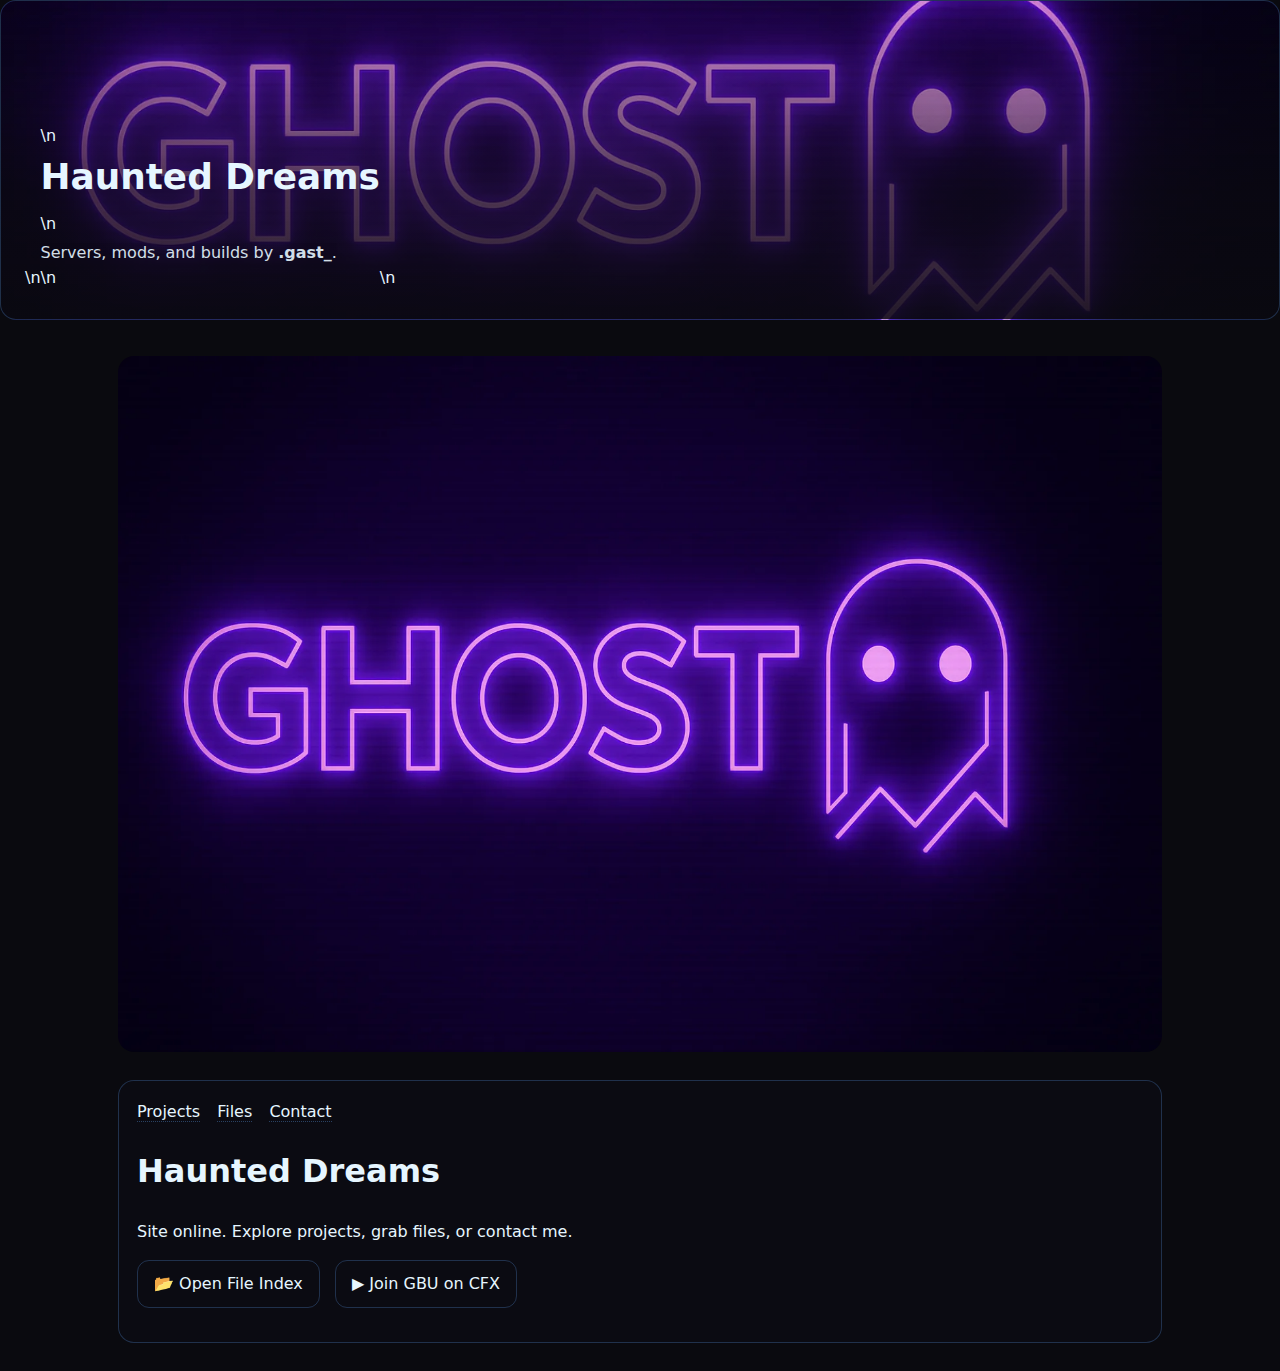
<file: index.html>
<!doctype html><html lang="en"><head>
<meta charset="utf-8"><meta name="viewport" content="width=device-width,initial-scale=1">
<title>Haunted Dreams • .gast_</title>
<style>/* fallback so page isn't white even if CSS 404s */
body{margin:0;background:#0a0a0f;color:#e6f6ff;font:16px/1.6 system-ui,Segoe UI,Roboto,Arial}
.wrap{max-width:1100px;margin:0 auto;padding:28px}.nav a{margin-right:12px;color:#e6f6ff;text-decoration:none}
.card{border:1px solid rgba(96,165,250,.25);border-radius:16px;padding:18px;background:rgba(12,12,20,.6)}
.btn{display:inline-block;padding:10px 16px;border:1px solid rgba(96,165,250,.25);border-radius:12px;text-decoration:none;color:#e6f6ff;margin-right:10px}
.hero-compact img{display:block;width:100%;height:auto;border-radius:16px}
</style>
<link rel="stylesheet" href="/assets/style.css">
</head>
<body>
  <header class="hero-banner">\n    <div>\n      <h1 class="title">Haunted Dreams</h1>\n      <p class="lead">Servers, mods, and builds by <strong>.gast_</strong>.</p>\n    </div>\n  </header>
  <div class="wrap">
    <header class="hero-compact">
      <!-- This image is optional; if it 404s, the page still shows fine -->
      <picture>
        <source srcset="/assets/banner.webp" type="image/webp">
        <img src="/assets/banner.png" alt="">
      </picture>
    </header>

    <div class="card">
      <nav class="nav">
        <a href="/projects/">Projects</a>
        <a href="/files/">Files</a>
        <a href="/contact/">Contact</a>
      </nav>
      <h1>Haunted Dreams</h1>
      <p>Site online. Explore projects, grab files, or contact me.</p>
      <p>
        <a class="btn" href="/files/">📂 Open File Index</a>
        <a class="btn" href="https://cfx.re/join/x84a5r" target="_blank" rel="noopener">▶ Join GBU on CFX</a>
      </p>
    </div>
  </div>
</body></html>
</file>
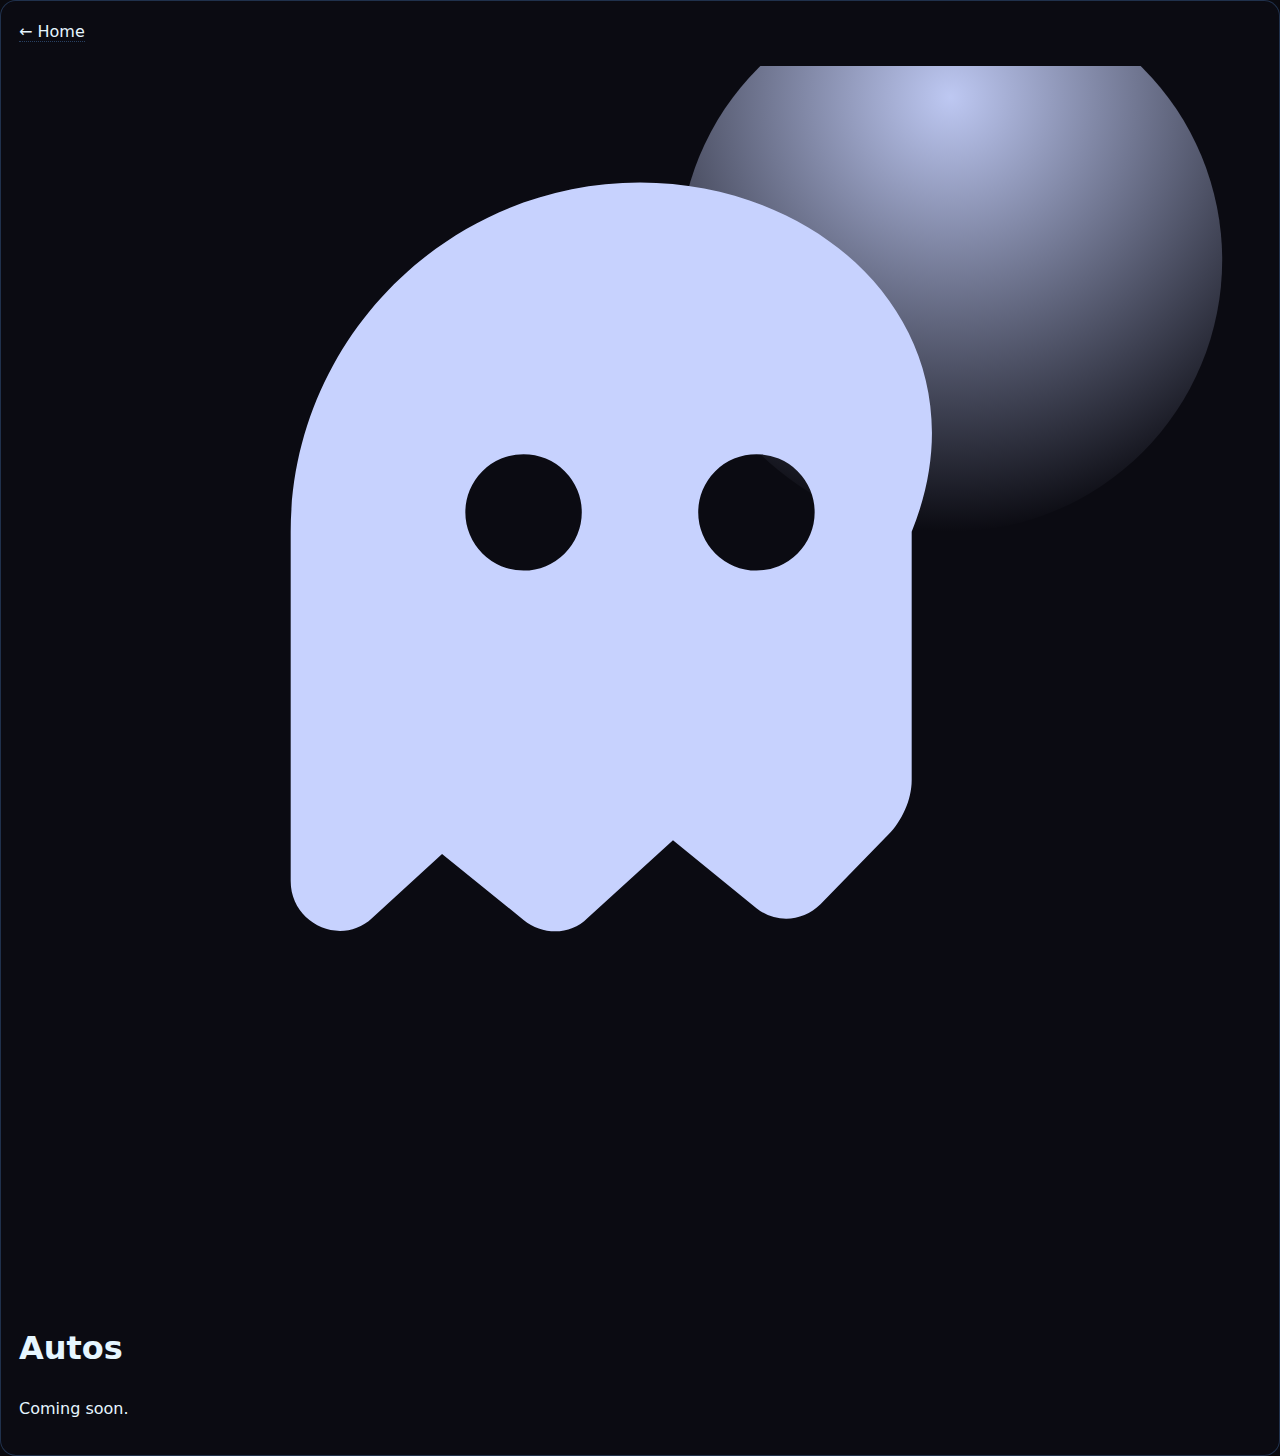
<file: autos/index.html>
<!doctype html><html lang="en">
<head>
  <meta charset="utf-8"><meta name="viewport" content="width=device-width,initial-scale=1">
  <title>Autos • Ghost @ Haunted Dreams</title>
  <link rel="icon" href="/assets/favicon.svg" type="image/svg+xml">
  <link rel="stylesheet" href="/assets/style.css">
</head>
<body class="wrapper">
  <div class="card">
    <nav class="nav"><a href="/">← Home</a></nav>
    <h1 class="h-mark"><img src="/assets/ghost.svg" alt="" aria-hidden="true"> Autos</h1>
    <p>Coming soon.</p>
  </div>
</body>
</html>
</file>
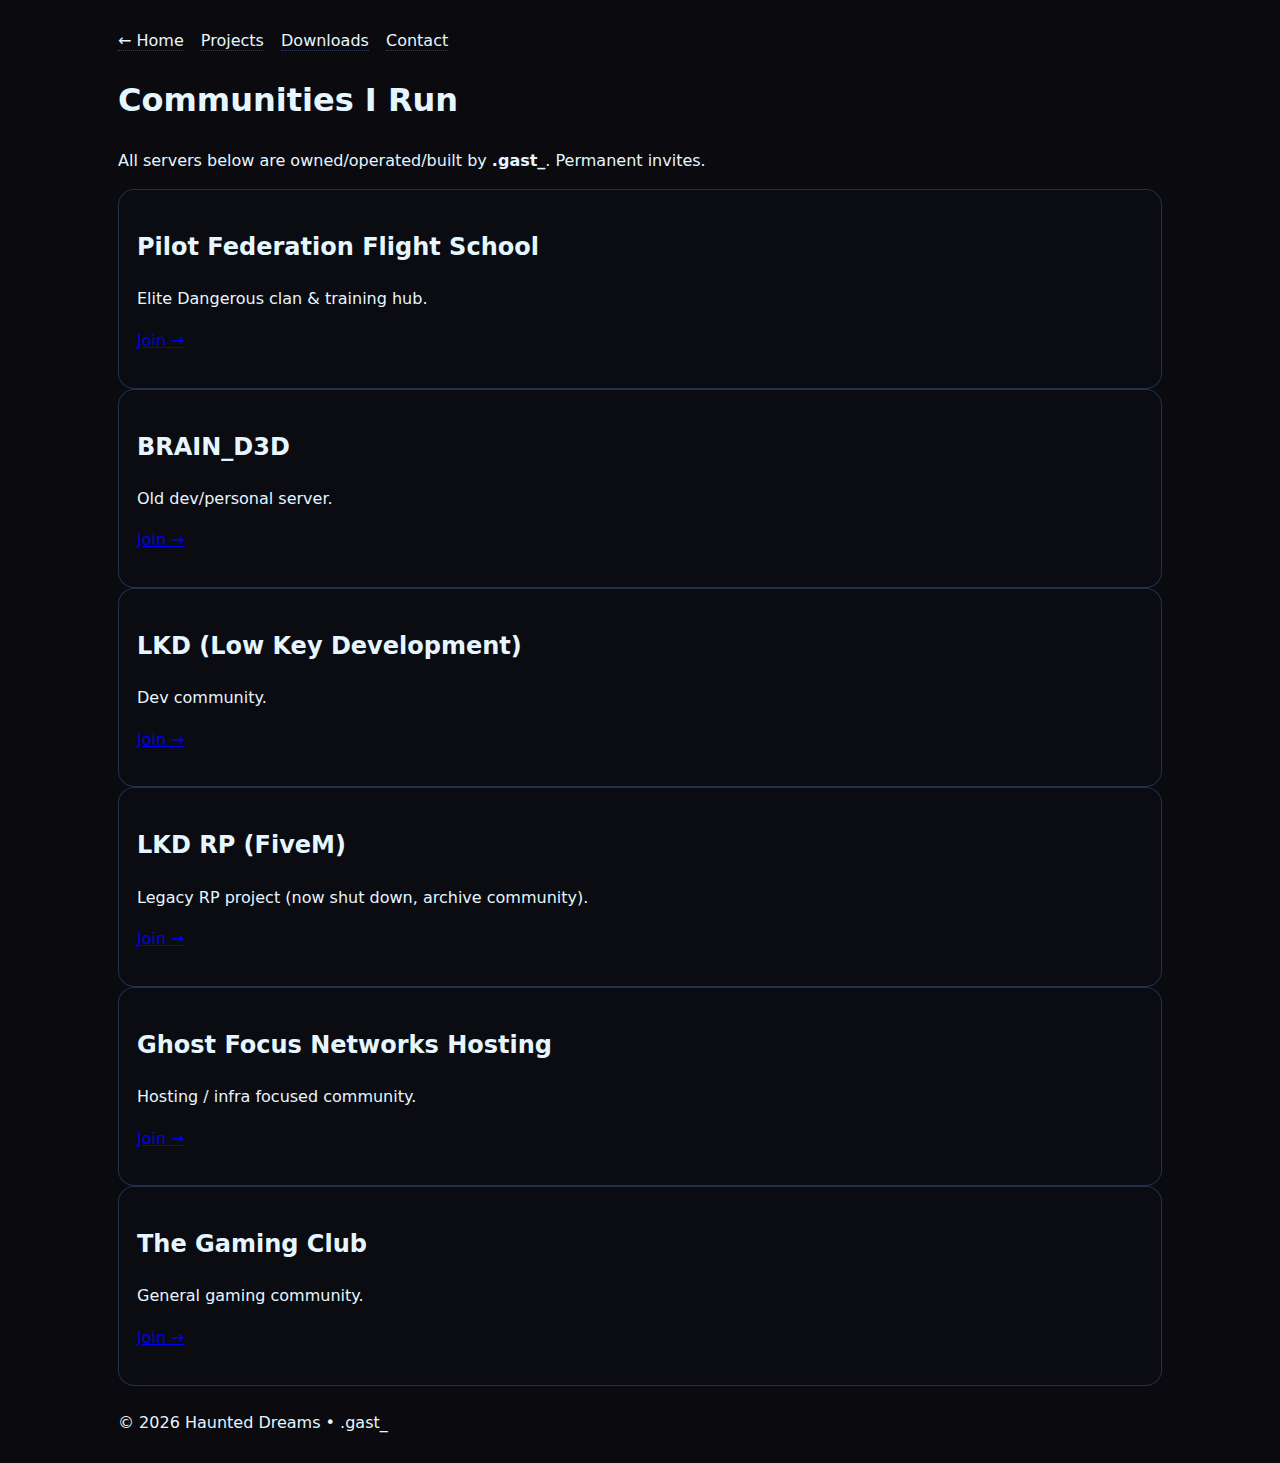
<file: communities/index.html>
<!doctype html><html lang="en">
<head>
  <meta charset="utf-8"><meta name="viewport" content="width=device-width,initial-scale=1">
  <title>Communities • Haunted Dreams</title>
  <link rel="stylesheet" href="/assets/style.css">
  <meta name="description" content="Discord communities owned and operated by .gast_.">
</head>
<body class="wrap">
  <nav class="nav">
    <a href="/">← Home</a>
    <a href="/projects/">Projects</a>
    <a href="/downloads/">Downloads</a>
    <a href="/contact/">Contact</a>
  </nav>

  <section class="hero">
    <h1>Communities I Run</h1>
    <p>All servers below are owned/operated/built by <strong>.gast_</strong>. Permanent invites.</p>
  </section>

  <section class="grid">
    <article class="card">
      <h2>Pilot Federation Flight School</h2>
      <p>Elite Dangerous clan & training hub.</p>
      <p><a href="https://discord.gg/aFdG89ye7g" target="_blank" rel="noopener">Join →</a></p>
    </article>

    <article class="card">
      <h2>BRAIN_D3D</h2>
      <p>Old dev/personal server.</p>
      <p><a href="https://discord.gg/aFdG89ye7g" target="_blank" rel="noopener">Join →</a></p>
    </article>

    <article class="card">
      <h2>LKD (Low Key Development)</h2>
      <p>Dev community.</p>
      <p><a href="https://discord.gg/aFdG89ye7g" target="_blank" rel="noopener">Join →</a></p>
    </article>

    <article class="card">
      <h2>LKD RP (FiveM)</h2>
      <p>Legacy RP project (now shut down, archive community).</p>
      <p><a href="https://discord.gg/aFdG89ye7g" target="_blank" rel="noopener">Join →</a></p>
    </article>

    <article class="card">
      <h2>Ghost Focus Networks Hosting</h2>
      <p>Hosting / infra focused community.</p>
      <p><a href="https://discord.gg/aFdG89ye7g" target="_blank" rel="noopener">Join →</a></p>
    </article>

    <article class="card">
      <h2>The Gaming Club</h2>
      <p>General gaming community.</p>
      <p><a href="https://discord.gg/aFdG89ye7g" target="_blank" rel="noopener">Join →</a></p>
    </article>
  </section>

  <footer class="footer" style="margin-top:24px">
    © <span id="y"></span> Haunted Dreams • .gast_
  </footer>
  <script>document.getElementById('y').textContent=new Date().getFullYear()</script>
</body>
</html>
</file>
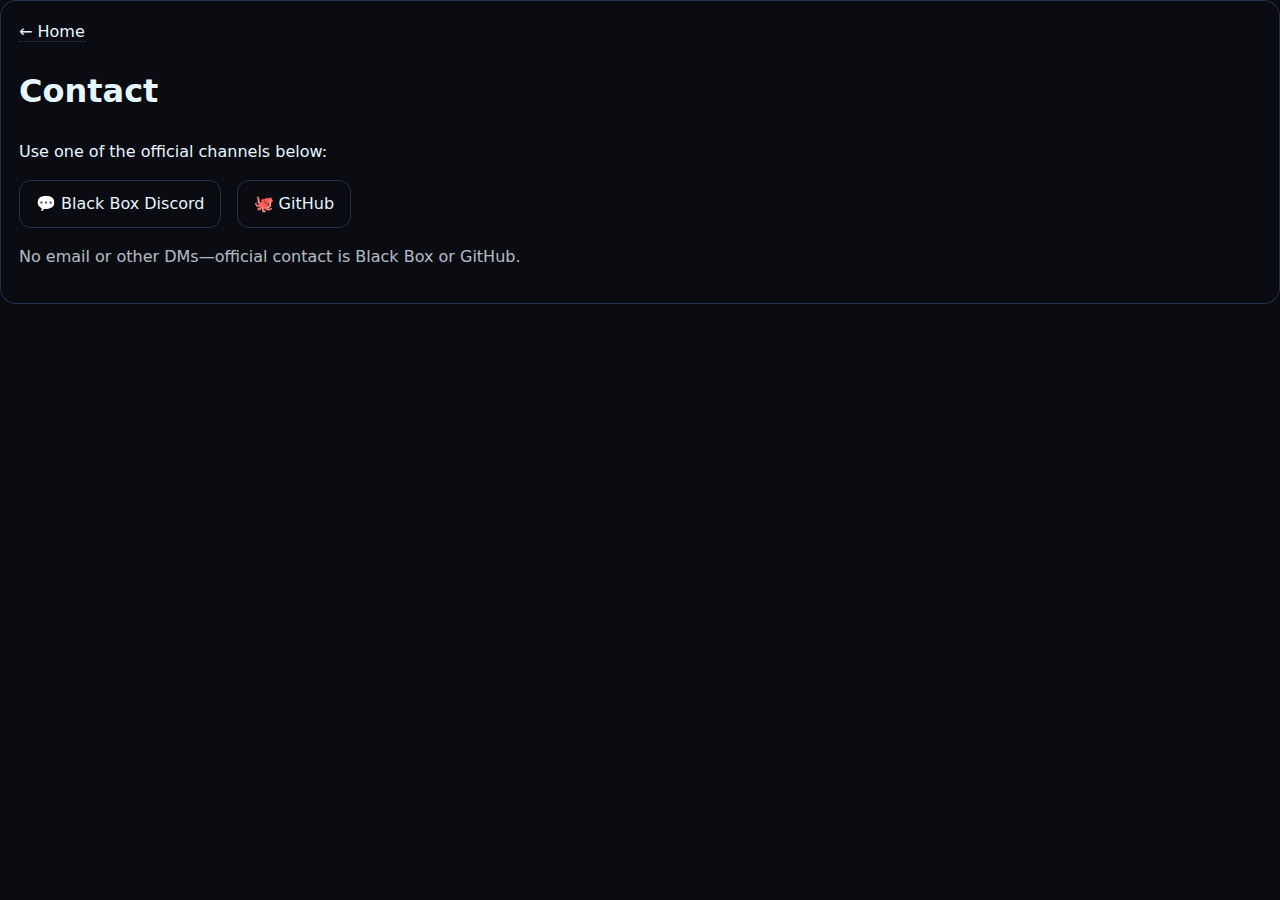
<file: contact/index.html>
<!doctype html><html lang="en"><head>
  <meta charset="utf-8"><meta name="viewport" content="width=device-width,initial-scale=1">
  <title>Contact • Haunted Dreams</title>
  <link rel="stylesheet" href="/assets/style.css">
  <meta name="description" content="Contact via Black Box Discord or GitHub.">
</head><body class="wrapper"><div class="card">
  <nav class="nav"><a href="/">← Home</a></nav>
  <h1>Contact</h1>
  <p>Use one of the official channels below:</p>
  <p style="margin:16px 0;">
    <a class="btn" href="https://discord.gg/aFdG89ye7g" target="_blank" rel="noopener">💬 Black Box Discord</a>
    <a class="btn" href="https://github.com/GHOSTA1PHA1" target="_blank" rel="noopener">🐙 GitHub</a>
  </p>
  <p class="muted" style="opacity:.75">No email or other DMs—official contact is Black Box or GitHub.</p>
</div></body></html>
</file>
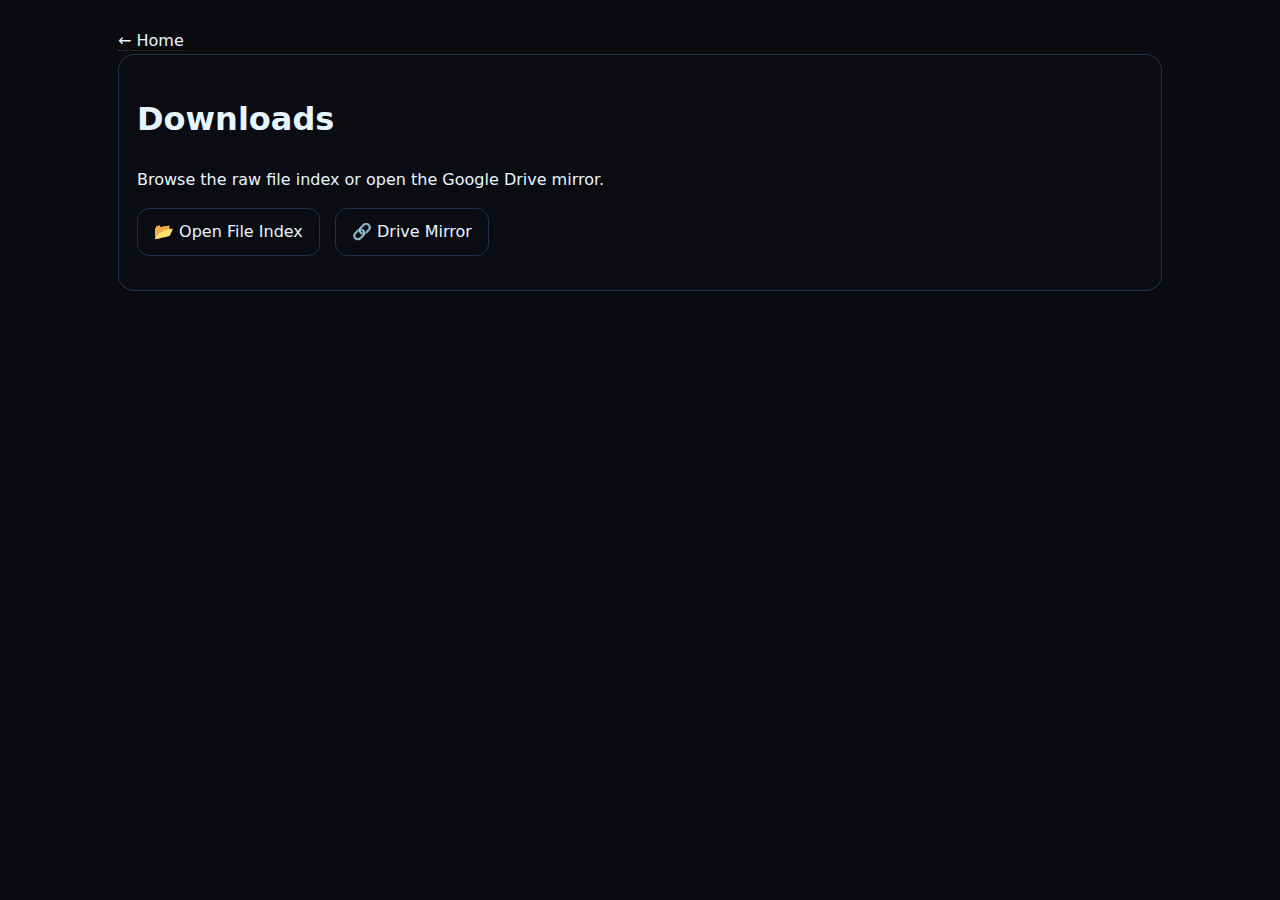
<file: downloads/index.html>
<!doctype html><html lang="en"><head>
<meta charset="utf-8"><meta name="viewport" content="width=device-width,initial-scale=1">
<title>Downloads • Haunted Dreams</title>
<link rel="stylesheet" href="/assets/style.css">
</head><body class="wrap">
  <nav class="nav"><a href="/">← Home</a></nav>
  <section class="card">
    <h1>Downloads</h1>
    <p>Browse the raw file index or open the Google Drive mirror.</p>
    <p>
      <a class="btn" href="/files/">📂 Open File Index</a>
      <a class="btn" href="https://drive.google.com/drive/folders/1f_SZtCZVSQlkQORu_FwSwi3dpUXmYyAX?usp=sharing" target="_blank" rel="noopener">🔗 Drive Mirror</a>
    </p>
  </section>
</body></html>
</file>
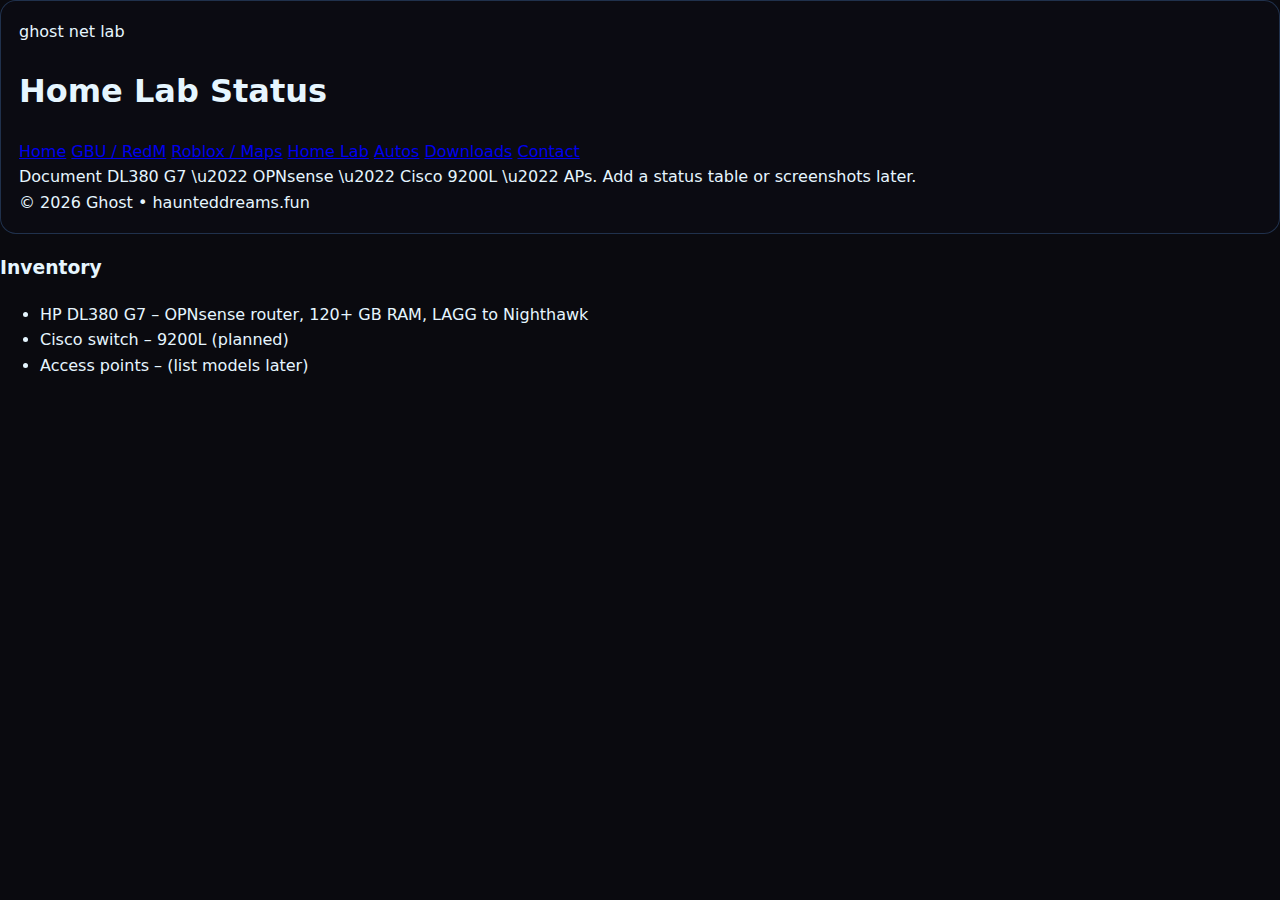
<file: lab/index.html>
<!doctype html><html lang="en"><head>
<meta charset="utf-8"><meta name="viewport" content="width=device-width,initial-scale=1">
<title>Home Lab Status • Haunted Dreams</title>
<link rel="icon" href="data:,"><link rel="stylesheet" href="/assets/style.css"></head>
<body><div class="wrapper"><main class="card">
<span class="badge">ghost net lab</span>
<h1>Home Lab Status</h1>
<nav>
  <a href="/">Home</a>
  <a href="/projects/">GBU / RedM</a>
  <a href="/roblox/">Roblox / Maps</a>
  <a href="/lab/">Home Lab</a>
  <a href="/autos/">Autos</a>
  <a href="/downloads/">Downloads</a>
  <a href="/contact/">Contact</a>
</nav>
<div class="term"><div class="muted">Document DL380 G7 \u2022 OPNsense \u2022 Cisco 9200L \u2022 APs. Add a status table or screenshots later.
<footer>© <span id="yr"></span> Ghost • haunteddreams.fun</footer>
</main></div><script>document.getElementById("yr").textContent=new Date().getFullYear()</script>
</body></html>
<section style="margin-top:14px">
  <h3>Inventory</h3>
  <ul>
    <li>HP DL380 G7 – OPNsense router, 120+ GB RAM, LAGG to Nighthawk</li>
    <li>Cisco switch – 9200L (planned)</li>
    <li>Access points – (list models later)</li>
  </ul>
</section>
</file>
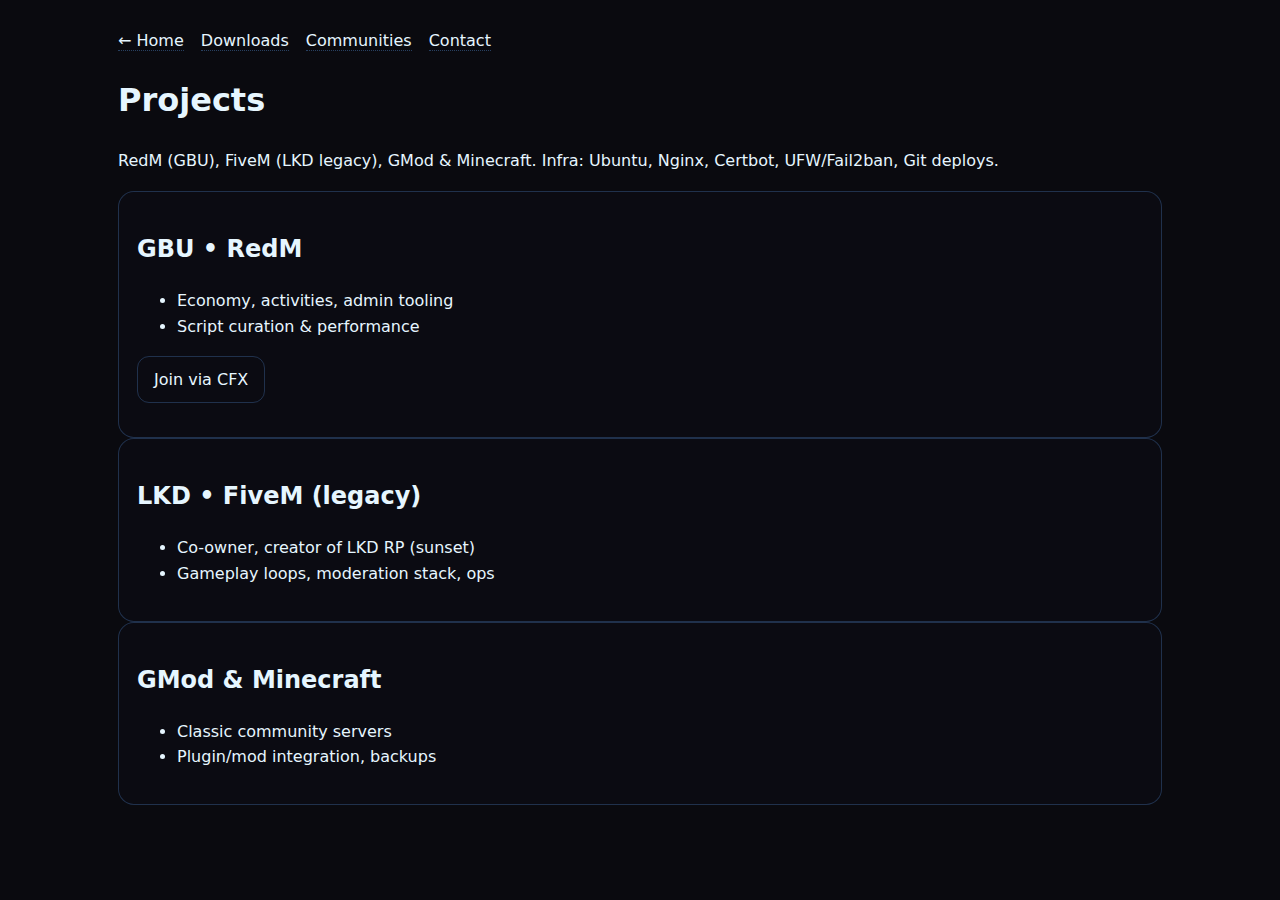
<file: projects/index.html>
<!doctype html><html lang="en"><head>
<meta charset="utf-8"><meta name="viewport" content="width=device-width,initial-scale=1">
<title>Projects • Haunted Dreams</title>
<link rel="stylesheet" href="/assets/style.css">
</head><body class="wrap">
  <nav class="nav">
    <a href="/">← Home</a>
    <a href="/downloads/">Downloads</a>
    <a href="/communities/">Communities</a>
    <a href="/contact/">Contact</a>
  </nav>

  <header class="hero-ghost"><h1>Projects</h1>
    <p>RedM (GBU), FiveM (LKD legacy), GMod & Minecraft. Infra: Ubuntu, Nginx, Certbot, UFW/Fail2ban, Git deploys.</p>
  </header>

  <section class="grid" style="margin-top:18px">
    <article class="card">
      <h2>GBU • RedM</h2>
      <ul><li>Economy, activities, admin tooling</li><li>Script curation & performance</li></ul>
      <p><a class="btn" href="https://cfx.re/join/x84a5r" target="_blank" rel="noopener">Join via CFX</a></p>
    </article>
    <article class="card">
      <h2>LKD • FiveM (legacy)</h2>
      <ul><li>Co-owner, creator of LKD RP (sunset)</li><li>Gameplay loops, moderation stack, ops</li></ul>
    </article>
    <article class="card">
      <h2>GMod & Minecraft</h2>
      <ul><li>Classic community servers</li><li>Plugin/mod integration, backups</li></ul>
    </article>
  </section>
</body></html>
</file>
<file: assets/style.css>
:root{--border:rgba(96,165,250,.25)}
*{box-sizing:border-box}
body{margin:0;background:#0a0a0f;color:#e6f6ff;font:16px/1.6 system-ui,Segoe UI,Roboto,Arial}
.wrap{max-width:1100px;margin:0 auto;padding:28px}
.nav a{margin-right:12px;color:#e6f6ff;text-decoration:none;border-bottom:1px dotted rgba(96,165,250,.35)}
.nav a:hover{opacity:.9}
.card{border:1px solid var(--border);border-radius:16px;padding:18px;background:rgba(12,12,20,.6)}
.btn{display:inline-block;padding:10px 16px;border:1px solid var(--border);border-radius:12px;text-decoration:none;color:#e6f6ff;margin-right:10px}
.hero-compact{padding:8px 0 14px;margin:0 0 14px}
.hero-compact img{display:block;width:100%;height:auto;border-radius:16px}

/* --- hero as background (uses your banner.*) --- */
.hero-banner{
  position:relative;
  display:flex; align-items:flex-end;
  min-height: 320px;              /* not huge; adjust if you want */
  padding: 28px 24px;
  border:1px solid rgba(96,165,250,.25);
  border-radius:16px;
  overflow:hidden;

  /* fallback (PNG) */
  background:
    linear-gradient(180deg, rgba(10,10,15,.10), rgba(10,10,15,.70) 60%, rgba(10,10,15,.88)),
    url("/assets/banner.png") center / cover no-repeat;
}
@supports (background: image-set(url("/assets/banner.webp") type("image/webp") 1x)) {
  .hero-banner{
    /* prefer WebP when available */
    background:
      linear-gradient(180deg, rgba(10,10,15,.10), rgba(10,10,15,.70) 60%, rgba(10,10,15,.88)),
      image-set(
        url("/assets/banner.webp") type("image/webp") 1x,
        url("/assets/banner.png")  type("image/png")  1x
      ) center / cover no-repeat;
  }
}
/* readable text on top of image */
.hero-banner > *{ position:relative; z-index:1 }
.hero-banner .title{ margin:0 0 .35rem; font-size:clamp(1.6rem,2.8vw,2.4rem) }
.hero-banner .lead{ margin:.2rem 0 0; opacity:.9; max-width:70ch }
.hero-banner img{ display:none !important; }
</file>
